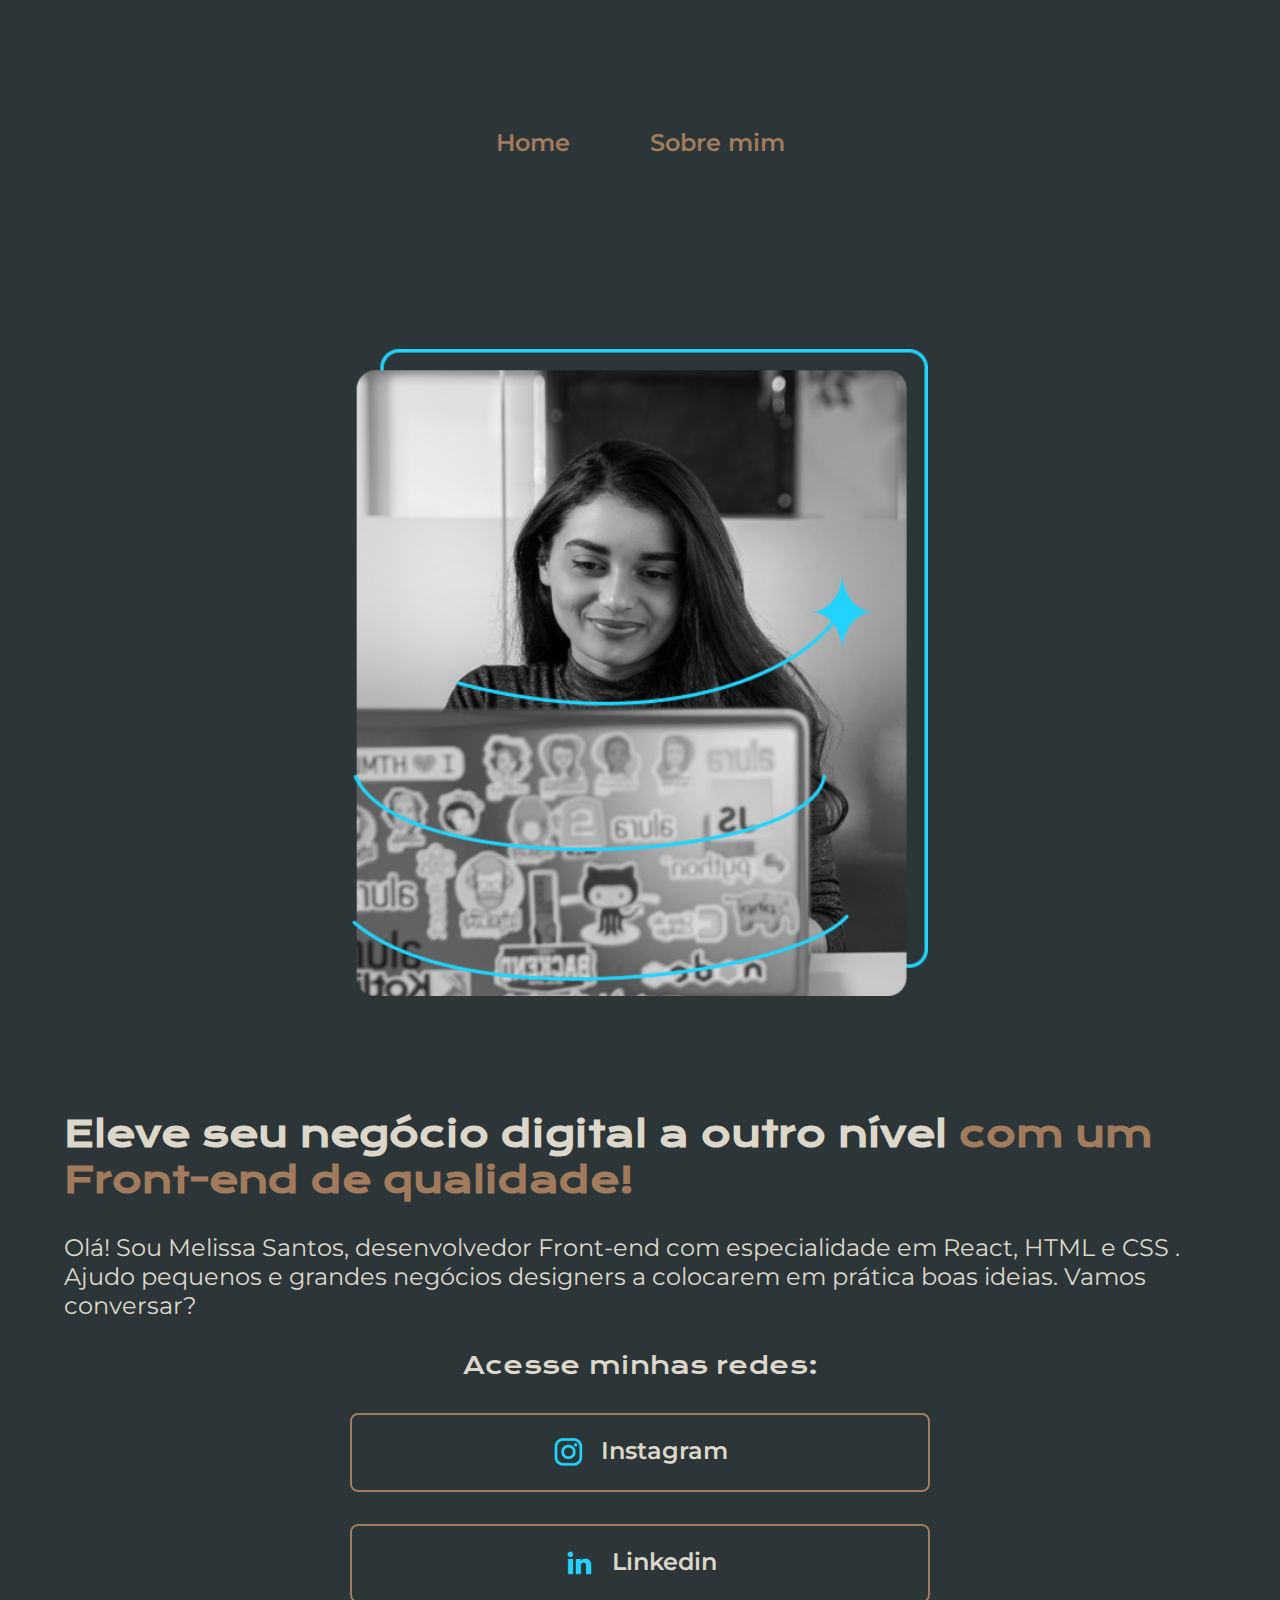
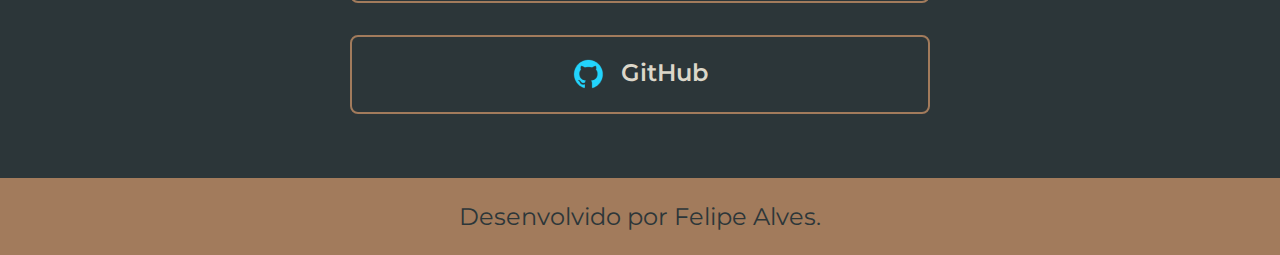
<file: index.html>
<!DOCTYPE html>
<html lang="pt-br">
<head>
    <meta charset="UTF-8">
    <meta name="viewport" content="width=device-width, initial-scale=1.0">
    <title>Portfolio Wallace Alves</title>
    <link rel="stylesheet" href="./styles/style.css">
</head>
<body>
    <header class="cabecalho">
        <nav class="cabecalho__menu">
            <a class="cabecalho__menu__link" href="./index.html">Home</a>
            <a class="cabecalho__menu__link" href="./about.html">Sobre mim</a>
        </nav>
    </header>

    <main class="apresentacao">
        <section class="apresentacao__conteudo">
            <h1 class="apresentacao__conteudo__titulo">Eleve seu negócio digital a outro nível 
                <strong class="titulo_destaque">
                    com um Front-end de qualidade!
                </strong> 
            </h1>
            <p class="apresentacao__conteudo__texto">
                Olá! Sou Melissa Santos, desenvolvedor
                Front-end com especialidade em React, HTML e CSS
                . Ajudo pequenos e grandes negócios designers a
                colocarem em prática boas ideias. Vamos conversar?
            </p>
            <div class="apresentacao__links">
                <h2 class="apresentacao__links__subtitulo">Acesse minhas redes:</h2>
                <a class="apresentacao__links__bb" href="https://www.instagram.com/aalvesfc"> 
                    <img src="./images/instagram.png" alt="icon_instagram">
                    Instagram
                </a>
                <a class="apresentacao__links__bb" href="https://www.linkedin.com/in/wallace-felipe-alves-cardoso-5320a9212/"> 
                    <img src="./images/linkedin.png" alt="icon_linkedin">
                    Linkedin
                </a>
                <a class="apresentacao__links__bb" href="https://github.com/"> 
                    <img src="./images/github.png" alt="icon_github">
                    GitHub
                </a>
            </div>
        </section>
        <img class="apresentacao__foto" src="./images/imagem.png" alt="minha foto">
    </main>

    <footer class="rodape">
        <p>Desenvolvido por Felipe Alves.</p>
    </footer>
</body>
</html>
</file>
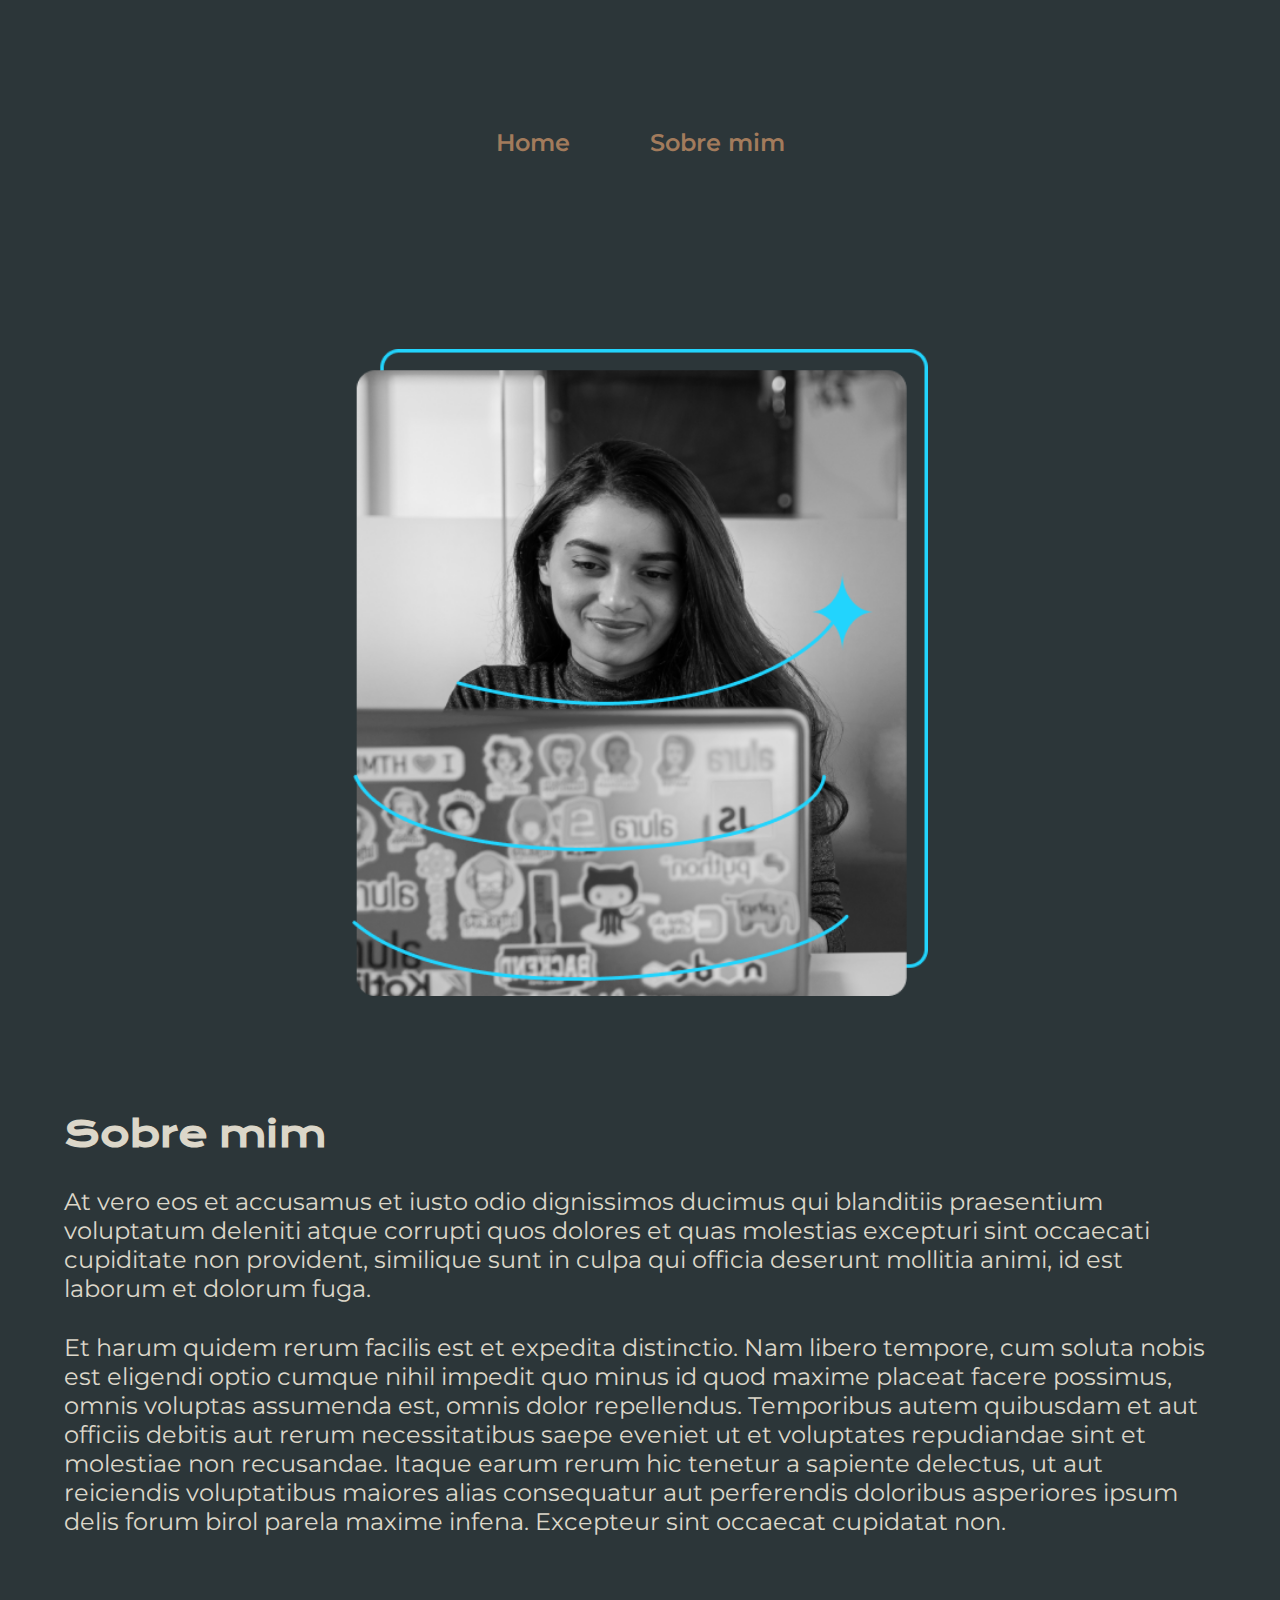
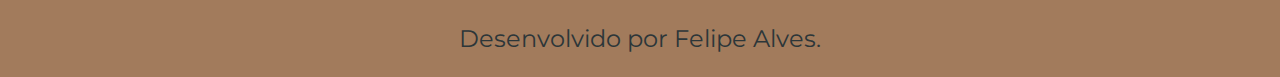
<file: about.html>
<!DOCTYPE html>
<html lang="pt-br">
<head>
    <meta charset="UTF-8">
    <meta name="viewport" content="width=device-width, initial-scale=1.0">
    <title>Sobre mim</title>
    <link rel="stylesheet" href="./styles/style.css"> 
</head>
    <body>
        <header class="cabecalho">
            <nav class="cabecalho__menu">
                <a class="cabecalho__menu__link" href="./index.html">Home</a>
                <a class="cabecalho__menu__link" href="./about.html">Sobre mim</a>
            </nav>
        </header>

        <main class="apresentacao">
            <section class="apresentacao__conteudo">
                <h1 class="apresentacao__conteudo__titulo">Sobre mim </h1>
                <p class="apresentacao__conteudo__texto">
                    At vero eos et accusamus et iusto odio dignissimos ducimus qui blanditiis praesentium voluptatum deleniti atque corrupti quos dolores et quas molestias excepturi sint occaecati cupiditate non provident, similique sunt in culpa qui officia deserunt mollitia animi, id est laborum et dolorum fuga.
                </p> 
                <p class="apresentacao__conteudo__texto">
                    Et harum quidem rerum facilis est et expedita distinctio. Nam libero tempore, cum soluta nobis est eligendi optio cumque nihil impedit quo minus id quod maxime placeat facere possimus, omnis voluptas assumenda est, omnis dolor repellendus. Temporibus autem quibusdam et aut officiis debitis aut rerum necessitatibus saepe eveniet ut et voluptates repudiandae sint et molestiae non recusandae. Itaque earum rerum hic tenetur a sapiente delectus, ut aut reiciendis voluptatibus maiores alias consequatur aut perferendis doloribus asperiores ipsum delis forum birol parela maxime infena. Excepteur sint occaecat cupidatat non.
                </p>       
            </section>

            <img class="apresentacao__foto" src="./images/imagem.png" alt="minha foto">
        </main>

        <footer class="rodape">
            <p>Desenvolvido por Felipe Alves.</p>
        </footer>
    </body>
</html>
</file>
<file: styles/style.css>
@import url('https://fonts.googleapis.com/css2?family=Krona+One&display=swap');
@import url('https://fonts.googleapis.com/css2?family=Krona+One&family=Montserrat:ital,wght@0,100..900;1,100..900&display=swap');
:root{
    --cor-primaria:#2C3639;
    --cor-secundaria:#DCD7C9;
    --cor-terciaria:#A27B5C;
    --cor-hover:#3F4E4F;

    --fonte-primaria:"Montserrat", sans-serif;
    --fonte-secundaria:"Krona One", sans-serif;
}
* {
    margin: 0;
    padding: 0;
    }

body{
    /* height: 100vh; */
    box-sizing: border-box;
    background-color: var(--cor-primaria);
    color:var(--cor-secundaria);
}
/* HEADER */
.cabecalho{
    padding: 2% 0% 0% 15%;
    
}
.cabecalho__menu{
    display: flex;
    gap: 80px;
}
.cabecalho__menu__link{
    color:var(--cor-terciaria);
    font-family: var(--fonte-primaria);
    font-size: 1.5rem;
    font-weight: 600;
    text-decoration: none;
}

/* MAIN */
.apresentacao{
    padding: 2% 15%;  
    align-items:center;
    display: flex;
    justify-content:space-between;
    gap: 10%;
}
.apresentacao__conteudo{
    width: 50%;
    display: flex;
    flex-direction: column;
    gap: 30px;
}
.apresentacao__conteudo__titulo {
    color: var(--cor-secundaria);
    font-size: 2.25rem;
    font-family: var(--fonte-secundaria);
}
.titulo_destaque {
    color:var(--cor-terciaria);
}
.apresentacao__conteudo__texto{
    font-size: 1.5rem;
    font-family: var(--fonte-primaria);
    font-style: normal;
}
.apresentacao__links{
    display: flex;
    flex-direction: column;
    justify-content:space-between;
    align-items:center;
    gap: 32px;
}
.apresentacao__links__subtitulo{
    font-family: var(--fonte-secundaria);
    font-weight: 400;
    font-size: 1.5rem;
}
.apresentacao__links__bb{
    /* background-color: #22D4FD; */
    border-radius: 8px;
    border: 2px solid var(--cor-terciaria);
    color: var(--cor-secundaria);
    width: 50%;
    text-align: center;
    font-size: 1.5rem;
    font-family: var(--fonte-primaria);
    font-weight: 600;
    text-decoration: none;
    padding: 21.5px 0;
    display: flex;
    justify-content:center;
    gap: 16px;
}
.apresentacao__links__bb:hover{
    /* estilize um link ao passar o mouse sobre ele */
    background-color:var(--cor-hover);
}   

.apresentacao__foto{
    width: 50%;
}
/* FOOTER */
.rodape{
    background-color: var(--cor-terciaria);
    /*Fonte*/
    font-family: var(--fonte-primaria);
    text-align: center;
    font-size: 1.5rem;
    font-weight: 400;                                       
    color: var(--cor-primaria);
    padding: 24px ;                                                            

}

@media (max-width: 1300px) {
    .cabecalho{
        padding: 10%;  
   }
   .cabecalho__menu{
       justify-content: center;
   }
   .apresentacao{
       flex-direction: column-reverse;
       padding: 5%;
   }
   .apresentacao__conteudo{
       width: auto;
   }
    .apresentacao__conteudo__titulo{
        padding: 10% 0% 0% 0%;
    }
}
</file>
